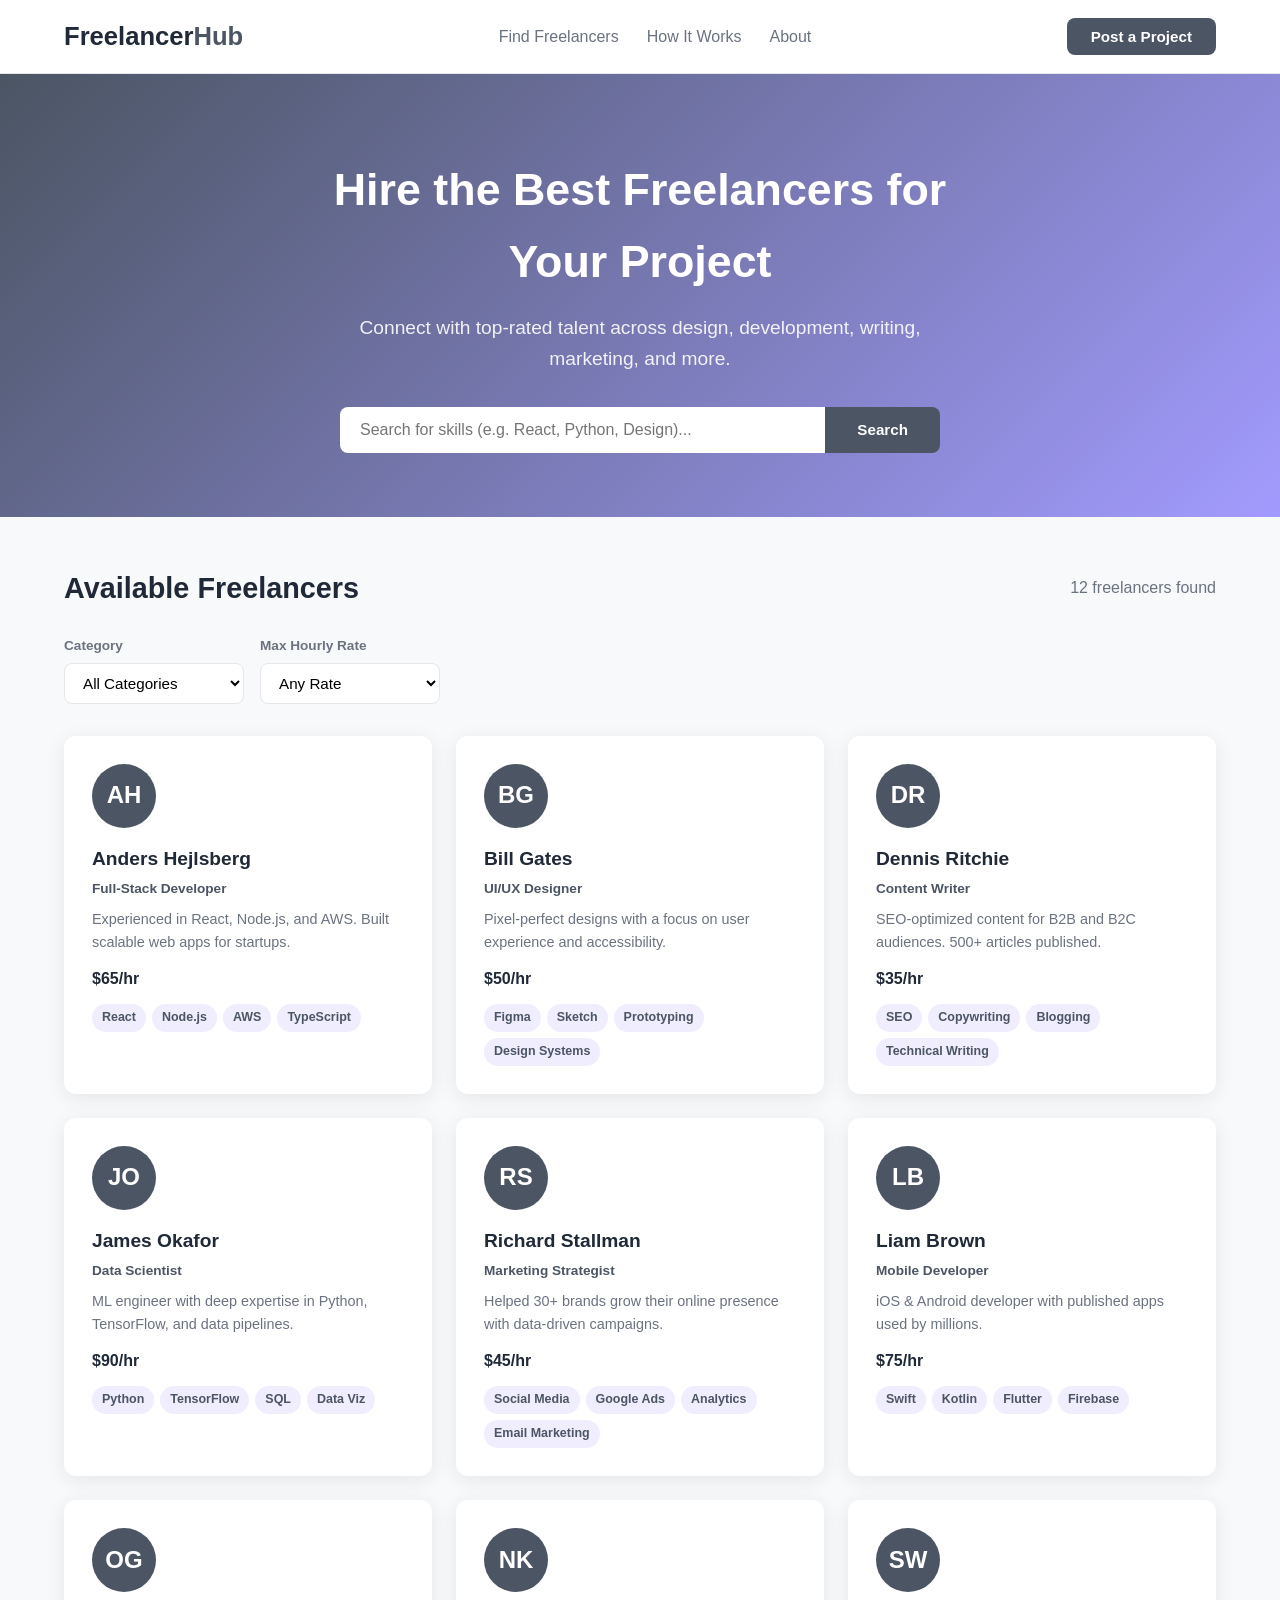
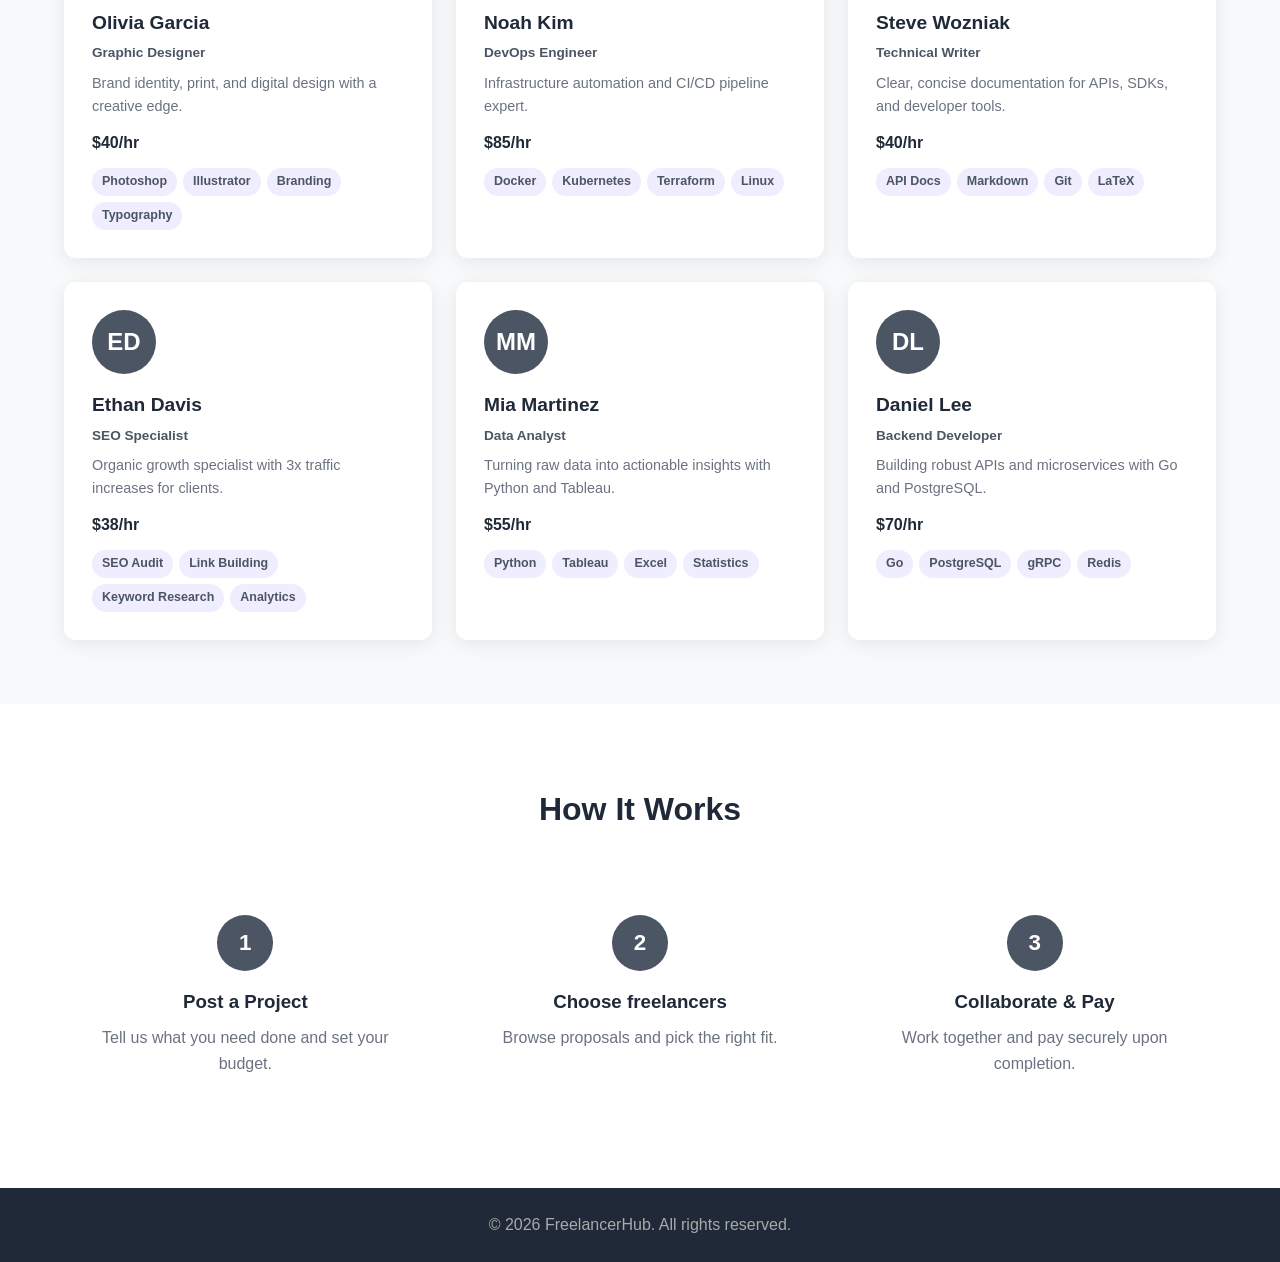
<file: index.html>
<!DOCTYPE html>
<html lang="en">
<head>
  <meta charset="UTF-8">
  <meta name="viewport" content="width=device-width, initial-scale=1.0">
  <title>FreelancerHub</title>
  <link rel="stylesheet" href="styleFR.css" >
  <meta name="color-scheme" content="light">
</head>
<body>
  <header class="header">
    <div class="container header-inner">
      <a href="#" class="logo">Freelancer<span>Hub</span></a>
      <nav class="nav" id="nav">
        <a href="#find">Find Freelancers</a>
        <a href="#how">How It Works</a>
        <a href="#about">About</a>
      </nav>
      <button class="btn btn-primary" id="postBtn">Post a Project</button>
      <button class="hamburger" id="hamburger" aria-label="Menu">&#9776;</button>
    </div>
  </header>

  <section class="hero">
    <div class="container hero-content">
      <h1>Hire the Best Freelancers for Your Project</h1>
      <p>Connect with top-rated talent across design, development, writing, marketing, and more.</p>
      <form class="search-form" id="searchForm">
        <input type="text" id="searchInput" placeholder="Search for skills (e.g. React, Python, Design)...">
        <button type="submit" class="btn btn-search">Search</button>
      </form>
    </div>
  </section>

  <section class="container" id="find">
    <div class="section-header">
      <h2>Available Freelancers</h2>
      <p><span id="count">0</span> freelancers found</p>
    </div>

    <div class="filter-bar">
      <div class="filter-group">
        <label for="categoryFilter">Category</label>
        <select id="categoryFilter">
          <option value="all">All Categories</option>
          <option value="development">Development</option>
          <option value="design">Design</option>
          <option value="writing">writing</option>
          <option value="marketing">marketing</option>
          <option value="data">Data & AI</option>
        </select>
      </div>
      <div class="filter-group">
        <label for="rateFilter">Max Hourly Rate</label>
        <select id="rateFilter">
          <option value="0">Any Rate</option>
          <option value="30">Up to $30/hr</option>
          <option value="50">Up to $50/hr</option>
          <option value="80">Up to $80/hr</option>
          <option value="150">Up to $150/hr</option>
        </select>
      </div>
    </div>

    <div class="freelancer-grid" id="freelancerGrid"></div>
  </section>

  <section class="section-alt" id="how">
    <div class="container">
      <h2 class="text-center">How It Works</h2>
      <div class="steps">
        <div class="step">
          <div class="step-num">1</div>
          <h3>Post a Project</h3>
          <p>Tell us what you need done and set your budget.</p>
        </div>
        <div class="step">
          <div class="step-num">2</div>
          <h3>Choose freelancers</h3>
          <p>Browse proposals and pick the right fit.</p>
        </div>
        <div class="step">
          <div class="step-num">3</div>
          <h3>Collaborate & Pay</h3>
          <p>Work together and pay securely upon completion.</p>
        </div>
      </div>
    </div>
  </section>

  <footer class="footer">
    <div class="container footer-inner">
      <p>&copy; 2026 FreelancerHub. All rights reserved.</p>
    </div>
  </footer>

  <div class="modal-overlay" id="modal">
    <div class="modal">
      <button class="modal-close" id="modalClose">&times;</button>
      <h2 id="modalName"></h2>
      <p class="modal-role" id="modalRole"></p>
      <p id="modalBio"></p>
      <p><strong>Rate:</strong> <span id="modalRate"></span></p>
      <p><strong>Skills:</strong> <span id="modalSkills"></span></p>
      <button class="btn btn-primary" id="hireBtn">Hire Now</button>
    </div>
  </div>

  <script src="scriptfr.js"></script>
</body>
</html>
</file>
<file: styleFR.css>
* {
  margin: 0;
  padding: 0;
  box-sizing: border-box;
}

:root {
  --primary: #4B5563;
  --primary-dark: #4B5563;
  --bg: #F8F9FA;
  --card: #FFFFFF;
  --text: #1F2937;
  --text-light: #6B7280;
  --border: #E5E7EB;
  --radius: 12px;
  --shadow: 0 4px 20px rgba(0,0,0,0.08);
  --transition: 0.3s ease;
}

body {
  font-family: -apple-system, BlinkMacSystemFont, 'Segoe UI', Roboto, sans-serif;
  background: var(--bg);
  color: var(--text);
  line-height: 1.6;
}

.container {
  max-width: 1200px;
  margin: 0 auto;
  padding: 0 24px;
}

/* Header */
.header {
  background: var(--card);
  border-bottom: 1px solid var(--border);
  position: sticky;
  top: 0;
  z-index: 100;
}

.header-inner {
  display: flex;
  align-items: center;
  justify-content: space-between;
  padding: 16px 24px;
}

.logo {
  font-size: 1.6rem;
  font-weight: 800;
  text-decoration: none;
  color: var(--text);
}

.logo span {
  color: var(--primary);
}

.nav {
  display: flex;
  gap: 28px;
}

.nav a {
  text-decoration: none;
  color: var(--text-light);
  font-weight: 500;
  transition: color var(--transition);
}

.nav a:hover {
  color: var(--primary);
}

.hamburger {
  display: none;
  background: none;
  border: none;
  font-size: 1.5rem;
  cursor: pointer;
  color: var(--text);
}

/* Buttons */
.btn {
  padding: 10px 24px;
  border: none;
  border-radius: 8px;
  font-weight: 600;
  font-size: 0.95rem;
  cursor: pointer;
  transition: all var(--transition);
}

.btn-primary {
  background: var(--primary);
  color: #fff;
}

.btn-primary:hover {
  background: var(--primary-dark);
  transform: translateY(-1px);
}

.btn-search {
  background: var(--primary);
  color: #fff;
  padding: 14px 32px;
  border-radius: 0 8px 8px 0;
}

.btn-search:hover {
  background: var(--primary-dark);
}

/* Hero */
.hero {
  background: linear-gradient(135deg, var(--primary), #a29bfe);
  color: #fff;
  text-align: center;
  padding: 80px 24px 64px;
}

.hero h1 {
  font-size: 2.8rem;
  margin-bottom: 16px;
  max-width: 700px;
  margin-left: auto;
  margin-right: auto;
}

.hero p {
  font-size: 1.2rem;
  opacity: 0.9;
  margin-bottom: 32px;
  max-width: 600px;
  margin-left: auto;
  margin-right: auto;
}

.search-form {
  display: flex;
  max-width: 600px;
  margin: 0 auto;
}

.search-form input {
  flex: 1;
  padding: 14px 20px;
  border: none;
  border-radius: 8px 0 0 8px;
  font-size: 1rem;
  outline: none;
}

/* Section Header */
.section-header {
  display: flex;
  justify-content: space-between;
  align-items: center;
  margin: 48px 0 24px;
}

.section-header h2 {
  font-size: 1.8rem;
}

.section-header p {
  color: var(--text-light);
}

/* Filter Bar */
.filter-bar {
  display: flex;
  gap: 16px;
  margin-bottom: 32px;
  flex-wrap: wrap;
}

.filter-group {
  display: flex;
  flex-direction: column;
  gap: 6px;
}

.filter-group label {
  font-size: 0.85rem;
  font-weight: 600;
  color: var(--text-light);
}

.filter-group select {
  padding: 10px 14px;
  border: 1px solid var(--border);
  border-radius: 8px;
  font-size: 0.95rem;
  background: var(--card);
  cursor: pointer;
  outline: none;
  min-width: 180px;
}

.filter-group select:focus {
  border-color: var(--primary);
}

/* Freelancer Grid */
.freelancer-grid {
  display: grid;
  grid-template-columns: repeat(auto-fill, minmax(280px, 1fr));
  gap: 24px;
  margin-bottom: 64px;
}

.freelancer-card {
  background: var(--card);
  border-radius: var(--radius);
  padding: 28px;
  box-shadow: var(--shadow);
  transition: transform var(--transition), box-shadow var(--transition);
  cursor: pointer;
}

.freelancer-card:hover {
  transform: translateY(-4px);
  box-shadow: 0 8px 30px rgba(0,0,0,0.12);
}

.freelancer-card .avatar {
  width: 64px;
  height: 64px;
  border-radius: 50%;
  background: var(--primary);
  color: #fff;
  display: flex;
  align-items: center;
  justify-content: center;
  font-size: 1.5rem;
  font-weight: 700;
  margin-bottom: 16px;
}

.freelancer-card h3 {
  font-size: 1.2rem;
  margin-bottom: 4px;
}

.freelancer-card .role {
  color: var(--primary);
  font-weight: 600;
  font-size: 0.85rem;
  margin-bottom: 8px;
}

.freelancer-card .bio {
  color: var(--text-light);
  font-size: 0.9rem;
  margin-bottom: 12px;
  display: -webkit-box;
  -webkit-line-clamp: 2;
  -webkit-box-orient: vertical;
  overflow: hidden;
}

.freelancer-card .rate {
  font-weight: 700;
  color: var(--text);
  margin-bottom: 12px;
}

.freelancer-card .skills {
  display: flex;
  flex-wrap: wrap;
  gap: 6px;
}

.skill-tag {
  background: #f0edff;
  color: var(--primary);
  font-size: 0.78rem;
  font-weight: 600;
  padding: 4px 10px;
  border-radius: 20px;
}

/* Steps */
.section-alt {
  background: var(--card);
  padding: 80px 0;
}

.text-center {
  text-align: center;
  font-size: 2rem;
  margin-bottom: 48px;
}

.steps {
  display: grid;
  grid-template-columns: repeat(3, 1fr);
  gap: 32px;
}

.step {
  text-align: center;
  padding: 32px 20px;
}

.step-num {
  width: 56px;
  height: 56px;
  background: var(--primary);
  color: #fff;
  border-radius: 50%;
  display: flex;
  align-items: center;
  justify-content: center;
  font-size: 1.4rem;
  font-weight: 700;
  margin: 0 auto 16px;
}

.step h3 {
  margin-bottom: 8px;
}

.step p {
  color: var(--text-light);
}

/* Footer */
.footer {
  background: var(--text);
  color: #aaa;
  text-align: center;
  padding: 24px 0;
}

/* Modal */
.modal-overlay {
  display: none;
  position: fixed;
  inset: 0;
  background: rgba(0,0,0,0.5);
  align-items: center;
  justify-content: center;
  z-index: 200;
}

.modal-overlay.active {
  display: flex;
}

.modal {
  background: var(--card);
  border-radius: var(--radius);
  padding: 40px;
  max-width: 480px;
  width: 90%;
  position: relative;
  box-shadow: 0 20px 60px rgba(0,0,0,0.3);
}

.modal-close {
  position: absolute;
  top: 16px;
  right: 20px;
  background: none;
  border: none;
  font-size: 1.8rem;
  cursor: pointer;
  color: var(--text-light);
}

.modal h2 {
  margin-bottom: 4px;
}

.modal-role {
  color: var(--primary);
  font-weight: 600;
  margin-bottom: 12px;
}

.modal p {
  margin-bottom: 8px;
  color: var(--text-light);
}

.modal .btn {
  margin-top: 16px;
  width: 100%;
}

/* Responsive */
@media (max-width: 768px) {
  .hero h1 { font-size: 2rem; }
  .nav { display: none; }
  .nav.open { display: flex; flex-direction: column; position: absolute; top: 64px; left: 0; right: 0; background: var(--card); padding: 20px; border-bottom: 1px solid var(--border); }
  .hamburger { display: block; }
  .steps { grid-template-columns: 1fr; }
  .header-inner .btn-primary { display: none; }
  .search-form { flex-direction: column; }
  .search-form input { border-radius: 8px; }
  .btn-search { border-radius: 8px; margin-top: 8px; }
  .filter-bar { flex-direction: column; }
}
</file>
